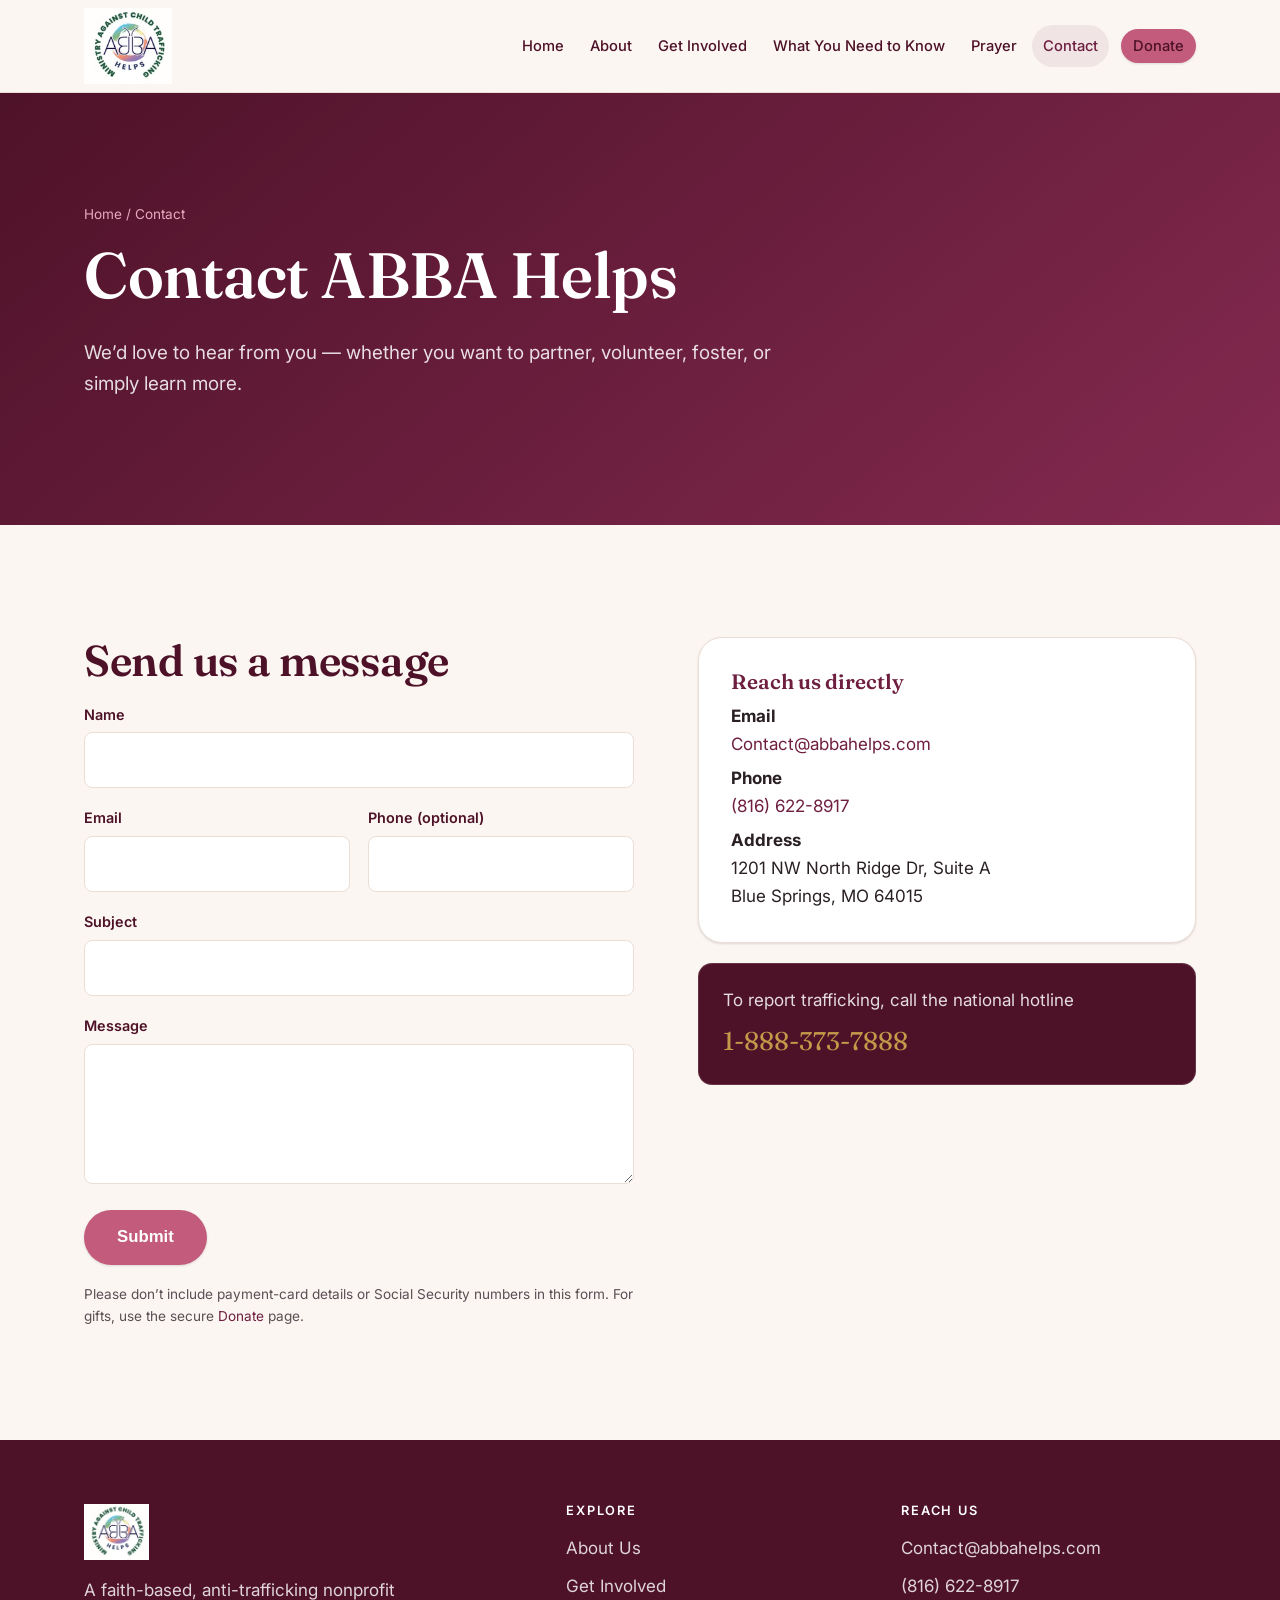
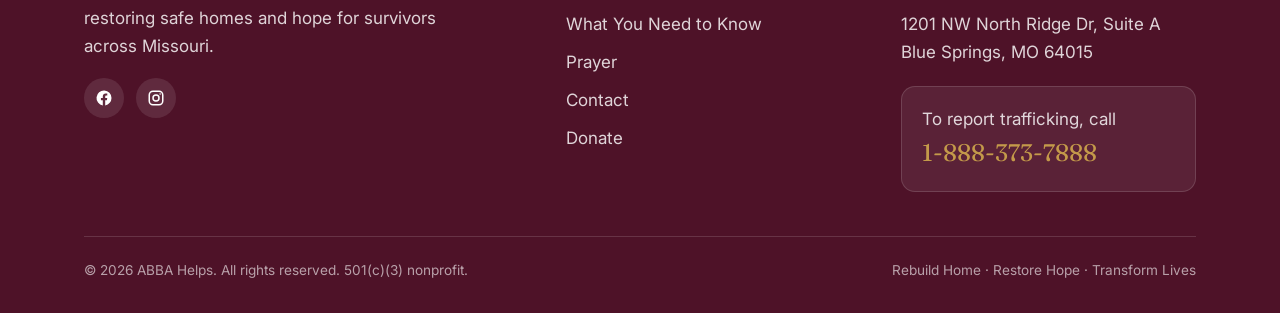
<file: contact.html>
<!DOCTYPE html>
<html lang="en">
<head>
<meta charset="UTF-8" />
<meta name="viewport" content="width=device-width, initial-scale=1" />
<title>Contact | ABBA Helps</title>
<meta name="description" content="Get in touch with ABBA Helps in Blue Springs, Missouri." />
<link rel="preconnect" href="https://fonts.googleapis.com" />
<link rel="preconnect" href="https://fonts.gstatic.com" crossorigin />
<link href="https://fonts.googleapis.com/css2?family=Fraunces:ital,opsz,wght@0,9..144,400;0,9..144,500;0,9..144,600;1,9..144,500&family=Inter:wght@400;500;600;700&display=swap" rel="stylesheet" />
<link rel="stylesheet" href="styles.css?v=7" />
</head>
<body>
<header class="site-header">
  <div class="container nav">
    <a href="index.html" class="brand" aria-label="ABBA Helps home">
      <img class="brand-logo" src="ABBA%20Logo.png" alt="ABBA Helps — Ministry Against Child Trafficking logo" />
    </a>
    <button class="nav-toggle" aria-label="Open menu" aria-expanded="false"><span></span><span></span><span></span></button>
    <ul class="nav-links">
      <li><a href="index.html">Home</a></li>
      <li><a href="about.html">About</a></li>
      <li><a href="get-involved.html">Get Involved</a></li>
      <li><a href="what-you-need-to-know.html">What You Need to Know</a></li>
      <li><a href="prayer.html">Prayer</a></li>
      <li><a href="contact.html" class="active">Contact</a></li>
      <li class="nav-cta"><a class="btn btn--accent" href="donate.html">Donate</a></li>
    </ul>
  </div>
</header>
<main>
<section class="page-head">
  <div class="container">
    <div class="breadcrumb"><a href="index.html">Home</a> / Contact</div>
    <h1>Contact ABBA Helps</h1>
    <p class="lead measure">We&rsquo;d love to hear from you &mdash; whether you want to partner, volunteer, foster, or simply learn more.</p>
  </div>
</section>

<section class="section">
  <div class="container split" style="align-items:flex-start">
    <div class="reveal">
      <h2>Send us a message</h2>
      <!-- SECURE FORM: create a free form at https://formspree.io and replace YOUR_FORM_ID -->
      <form class="form" action="https://formspree.io/f/YOUR_FORM_ID" method="POST">
        <div class="field"><label for="name">Name</label><input id="name" name="name" type="text" autocomplete="name" required /></div>
        <div class="field-row">
          <div class="field"><label for="email">Email</label><input id="email" name="email" type="email" autocomplete="email" required /></div>
          <div class="field"><label for="phone">Phone (optional)</label><input id="phone" name="phone" type="tel" autocomplete="tel" /></div>
        </div>
        <div class="field"><label for="subject">Subject</label><input id="subject" name="subject" type="text" /></div>
        <div class="field"><label for="message">Message</label><textarea id="message" name="message" required></textarea></div>
        <div><button class="btn btn--accent btn--lg" type="submit">Submit</button></div>
        <p style="font-size:.85rem;color:var(--muted);margin:0">Please don&rsquo;t include payment-card details or Social Security numbers in this form. For gifts, use the secure <a href="donate.html">Donate</a> page.</p>
      </form>
    </div>
    <div class="reveal">
      <div class="card">
        <h3>Reach us directly</h3>
        <p style="margin-bottom:6px"><strong>Email</strong><br><a href="mailto:Contact@abbahelps.com">Contact@abbahelps.com</a></p>
        <p style="margin-bottom:6px"><strong>Phone</strong><br><a href="tel:+18166228917">(816) 622-8917</a></p>
        <p style="margin-bottom:0"><strong>Address</strong><br>1201 NW North Ridge Dr, Suite A<br>Blue Springs, MO 64015</p>
      </div>
      <div class="hotline" style="background:var(--maroon-900);color:#fff;margin-top:20px;border-radius:var(--r-md);padding:22px 24px">
        <div style="color:rgba(255,255,255,.85)">To report trafficking, call the national hotline</div>
        <div class="num" style="color:var(--gold-500);font-family:var(--font-display);font-size:1.6rem;margin-top:6px"><a href="tel:+18883737888" style="color:var(--gold-500)">1-888-373-7888</a></div>
      </div>
    </div>
  </div>
</section>
</main>
<footer class="site-footer">
  <div class="container">
    <div class="foot-grid">
      <div>
        <a href="index.html" class="brand" aria-label="ABBA Helps home"><img class="brand-logo" src="ABBA%20Logo.png" alt="ABBA Helps logo" /></a>
        <p style="margin-top:16px;max-width:34ch">A faith-based, anti-trafficking nonprofit restoring safe homes and hope for survivors across Missouri.</p>
        <div class="socials">
          <a href="https://www.facebook.com/abbahelps/" target="_blank" rel="noopener" aria-label="Facebook"><svg width="18" height="18" viewBox="0 0 24 24" fill="currentColor"><path d="M22 12a10 10 0 10-11.6 9.9v-7H7.9V12h2.5V9.8c0-2.5 1.5-3.9 3.8-3.9 1.1 0 2.2.2 2.2.2v2.5h-1.2c-1.2 0-1.6.8-1.6 1.6V12h2.7l-.4 2.9h-2.3v7A10 10 0 0022 12z"/></svg></a>
          <a href="https://www.instagram.com/abbahelps/" target="_blank" rel="noopener" aria-label="Instagram"><svg width="18" height="18" viewBox="0 0 24 24" fill="none" stroke="currentColor" stroke-width="2"><rect x="3" y="3" width="18" height="18" rx="5"/><circle cx="12" cy="12" r="4"/><circle cx="17.5" cy="6.5" r="1" fill="currentColor" stroke="none"/></svg></a>
        </div>
      </div>
      <div>
        <h4>Explore</h4>
        <ul class="foot-links">
          <li><a href="about.html">About Us</a></li>
          <li><a href="get-involved.html">Get Involved</a></li>
          <li><a href="what-you-need-to-know.html">What You Need to Know</a></li>
          <li><a href="prayer.html">Prayer</a></li>
          <li><a href="contact.html">Contact</a></li>
          <li><a href="donate.html">Donate</a></li>
        </ul>
      </div>
      <div>
        <h4>Reach Us</h4>
        <ul class="foot-links">
          <li><a href="mailto:Contact@abbahelps.com">Contact@abbahelps.com</a></li>
          <li><a href="tel:+18166228917">(816) 622-8917</a></li>
          <li>1201 NW North Ridge Dr, Suite A<br>Blue Springs, MO 64015</li>
        </ul>
        <div class="hotline"><div>To report trafficking, call</div><div class="num">1-888-373-7888</div></div>
      </div>
    </div>
    <div class="foot-bottom">
      <span>&copy; <span id="year">2026</span> ABBA Helps. All rights reserved. 501(c)(3) nonprofit.</span>
      <span>Rebuild Home &middot; Restore Hope &middot; Transform Lives</span>
    </div>
  </div>
</footer>
<script src="script.js?v=7"></script>
</body>
</html>
</file>
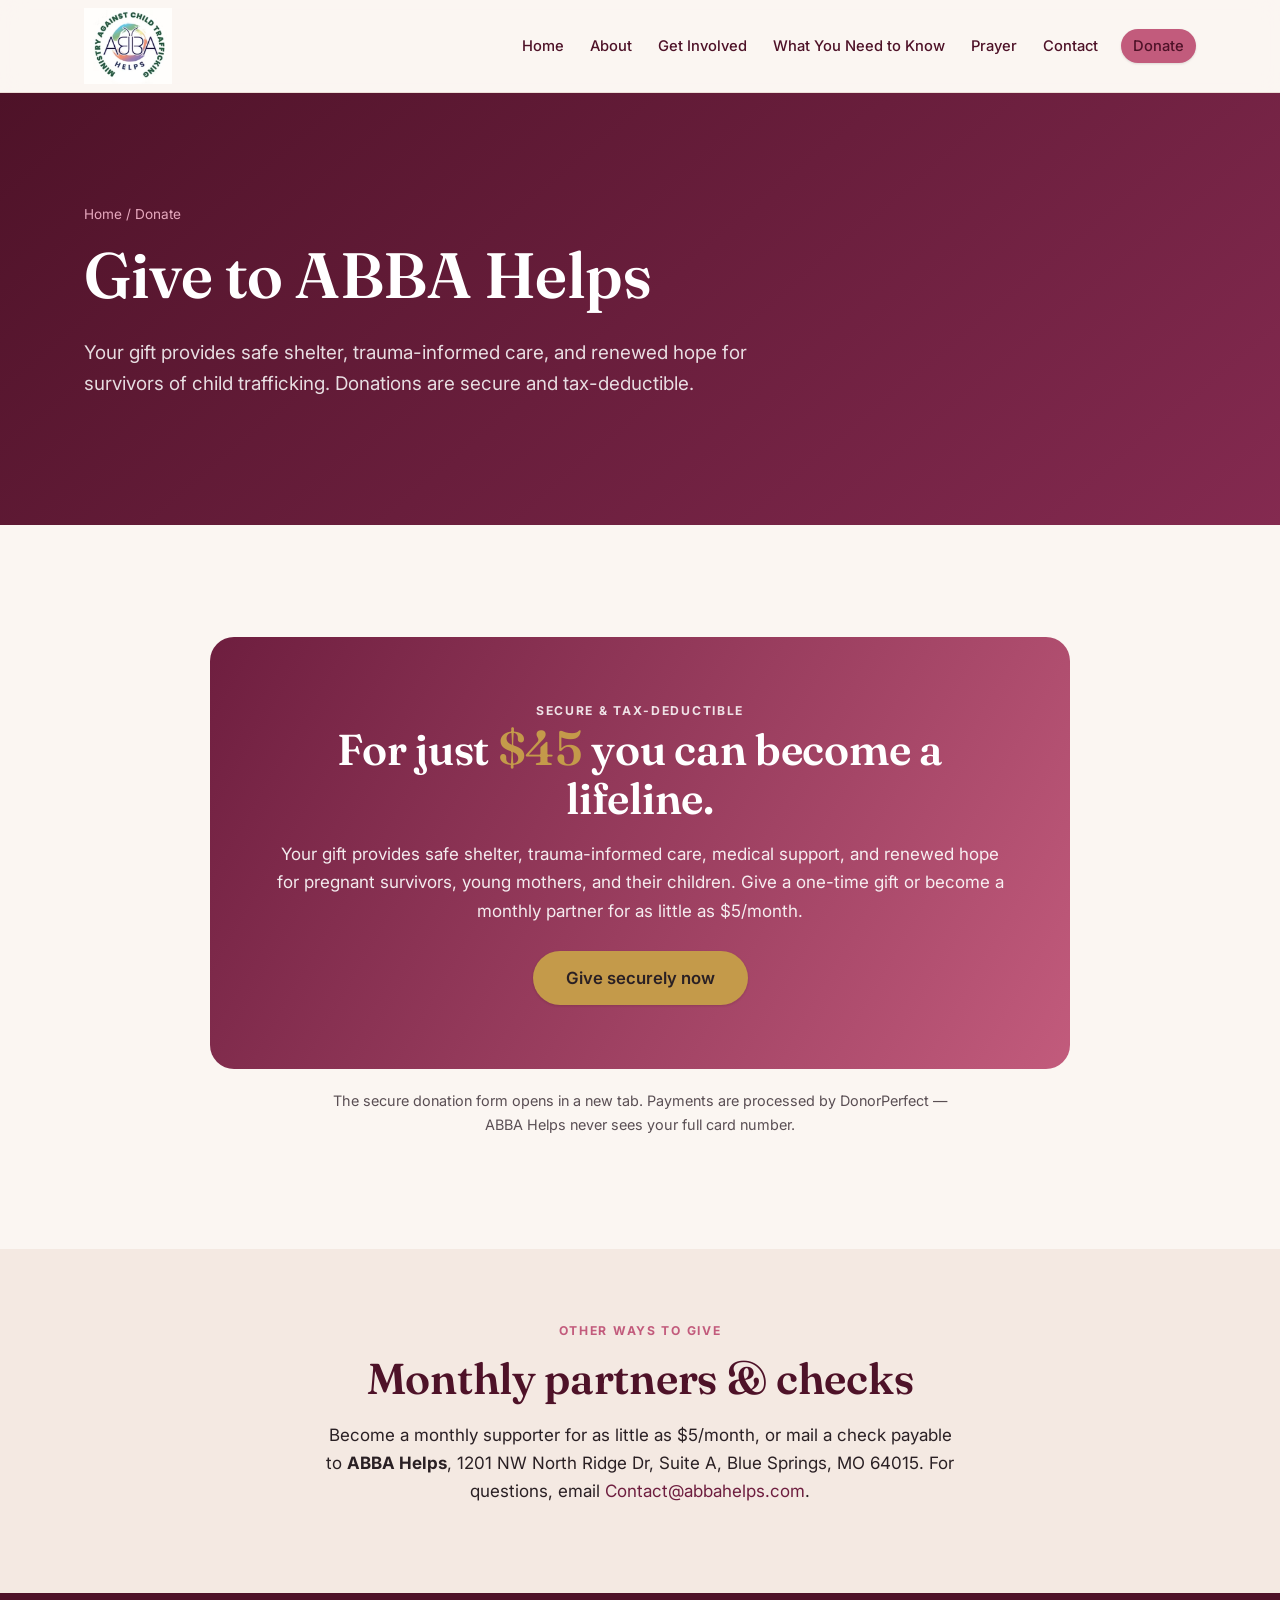
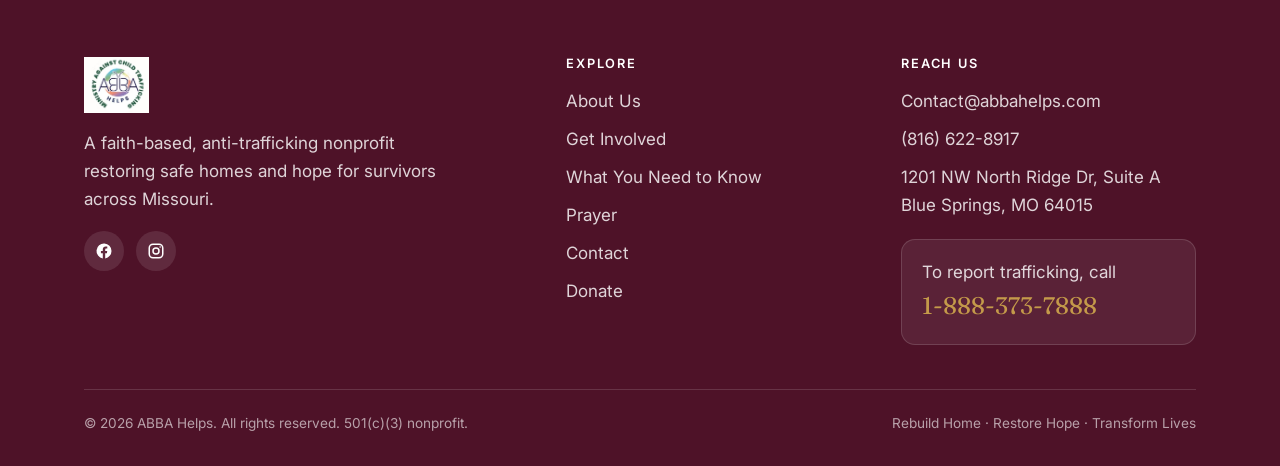
<file: donate.html>
<!DOCTYPE html>
<html lang="en">
<head>
<meta charset="UTF-8" />
<meta name="viewport" content="width=device-width, initial-scale=1" />
<title>Donate | ABBA Helps</title>
<meta name="description" content="Give securely to ABBA Helps. Donations are tax-deductible and support survivors of child trafficking." />
<link rel="preconnect" href="https://fonts.googleapis.com" />
<link rel="preconnect" href="https://fonts.gstatic.com" crossorigin />
<link href="https://fonts.googleapis.com/css2?family=Fraunces:ital,opsz,wght@0,9..144,400;0,9..144,500;0,9..144,600;1,9..144,500&family=Inter:wght@400;500;600;700&display=swap" rel="stylesheet" />
<link rel="stylesheet" href="styles.css?v=7" />
</head>
<body>
<header class="site-header">
  <div class="container nav">
    <a href="index.html" class="brand" aria-label="ABBA Helps home">
      <img class="brand-logo" src="ABBA%20Logo.png" alt="ABBA Helps — Ministry Against Child Trafficking logo" />
    </a>
    <button class="nav-toggle" aria-label="Open menu" aria-expanded="false"><span></span><span></span><span></span></button>
    <ul class="nav-links">
      <li><a href="index.html">Home</a></li>
      <li><a href="about.html">About</a></li>
      <li><a href="get-involved.html">Get Involved</a></li>
      <li><a href="what-you-need-to-know.html">What You Need to Know</a></li>
      <li><a href="prayer.html">Prayer</a></li>
      <li><a href="contact.html">Contact</a></li>
      <li class="nav-cta"><a class="btn btn--accent" href="donate.html">Donate</a></li>
    </ul>
  </div>
</header>
<main>
<section class="page-head">
  <div class="container">
    <div class="breadcrumb"><a href="index.html">Home</a> / Donate</div>
    <h1>Give to ABBA Helps</h1>
    <p class="lead measure">Your gift provides safe shelter, trauma-informed care, and renewed hope for survivors of child trafficking. Donations are secure and tax-deductible.</p>
  </div>
</section>

<section class="section">
  <div class="container">
    <div class="cta-band reveal" style="max-width:860px;margin:0 auto">
      <div class="inner" style="grid-template-columns:1fr;text-align:center">
        <div>
          <p class="eyebrow" style="color:rgba(255,255,255,.85)">Secure &amp; Tax-Deductible</p>
          <h2>For just <span class="price">$45</span> you can become a lifeline.</h2>
          <p>Your gift provides safe shelter, trauma-informed care, medical support, and renewed hope for pregnant survivors, young mothers, and their children. Give a one-time gift or become a monthly partner for as little as $5/month.</p>
          <div class="btn-row" style="justify-content:center;margin-top:26px">
            <a class="btn btn--gold btn--lg" href="https://form-renderer-app.donorperfect.io/give/abba-helps/abba-helps-donate" target="_blank" rel="noopener">Give securely now</a>
          </div>
        </div>
      </div>
    </div>
    <p class="center" style="max-width:620px;margin:20px auto 0;color:var(--muted);font-size:.9rem">
      The secure donation form opens in a new tab. Payments are processed by DonorPerfect &mdash; ABBA Helps never sees your full card number.
    </p>
  </div>
</section>

<section class="section--tight scripture">
  <div class="container center measure">
    <p class="eyebrow">Other Ways to Give</p>
    <h2>Monthly partners &amp; checks</h2>
    <p>Become a monthly supporter for as little as $5/month, or mail a check payable to <strong>ABBA Helps</strong>, 1201 NW North Ridge Dr, Suite A, Blue Springs, MO 64015. For questions, email <a href="mailto:Contact@abbahelps.com">Contact@abbahelps.com</a>.</p>
  </div>
</section>
</main>
<footer class="site-footer">
  <div class="container">
    <div class="foot-grid">
      <div>
        <a href="index.html" class="brand" aria-label="ABBA Helps home"><img class="brand-logo" src="ABBA%20Logo.png" alt="ABBA Helps logo" /></a>
        <p style="margin-top:16px;max-width:34ch">A faith-based, anti-trafficking nonprofit restoring safe homes and hope for survivors across Missouri.</p>
        <div class="socials">
          <a href="https://www.facebook.com/abbahelps/" target="_blank" rel="noopener" aria-label="Facebook"><svg width="18" height="18" viewBox="0 0 24 24" fill="currentColor"><path d="M22 12a10 10 0 10-11.6 9.9v-7H7.9V12h2.5V9.8c0-2.5 1.5-3.9 3.8-3.9 1.1 0 2.2.2 2.2.2v2.5h-1.2c-1.2 0-1.6.8-1.6 1.6V12h2.7l-.4 2.9h-2.3v7A10 10 0 0022 12z"/></svg></a>
          <a href="https://www.instagram.com/abbahelps/" target="_blank" rel="noopener" aria-label="Instagram"><svg width="18" height="18" viewBox="0 0 24 24" fill="none" stroke="currentColor" stroke-width="2"><rect x="3" y="3" width="18" height="18" rx="5"/><circle cx="12" cy="12" r="4"/><circle cx="17.5" cy="6.5" r="1" fill="currentColor" stroke="none"/></svg></a>
        </div>
      </div>
      <div>
        <h4>Explore</h4>
        <ul class="foot-links">
          <li><a href="about.html">About Us</a></li>
          <li><a href="get-involved.html">Get Involved</a></li>
          <li><a href="what-you-need-to-know.html">What You Need to Know</a></li>
          <li><a href="prayer.html">Prayer</a></li>
          <li><a href="contact.html">Contact</a></li>
          <li><a href="donate.html">Donate</a></li>
        </ul>
      </div>
      <div>
        <h4>Reach Us</h4>
        <ul class="foot-links">
          <li><a href="mailto:Contact@abbahelps.com">Contact@abbahelps.com</a></li>
          <li><a href="tel:+18166228917">(816) 622-8917</a></li>
          <li>1201 NW North Ridge Dr, Suite A<br>Blue Springs, MO 64015</li>
        </ul>
        <div class="hotline"><div>To report trafficking, call</div><div class="num">1-888-373-7888</div></div>
      </div>
    </div>
    <div class="foot-bottom">
      <span>&copy; <span id="year">2026</span> ABBA Helps. All rights reserved. 501(c)(3) nonprofit.</span>
      <span>Rebuild Home &middot; Restore Hope &middot; Transform Lives</span>
    </div>
  </div>
</footer>
<script src="script.js?v=7"></script>
</body>
</html>                                                         
</file>
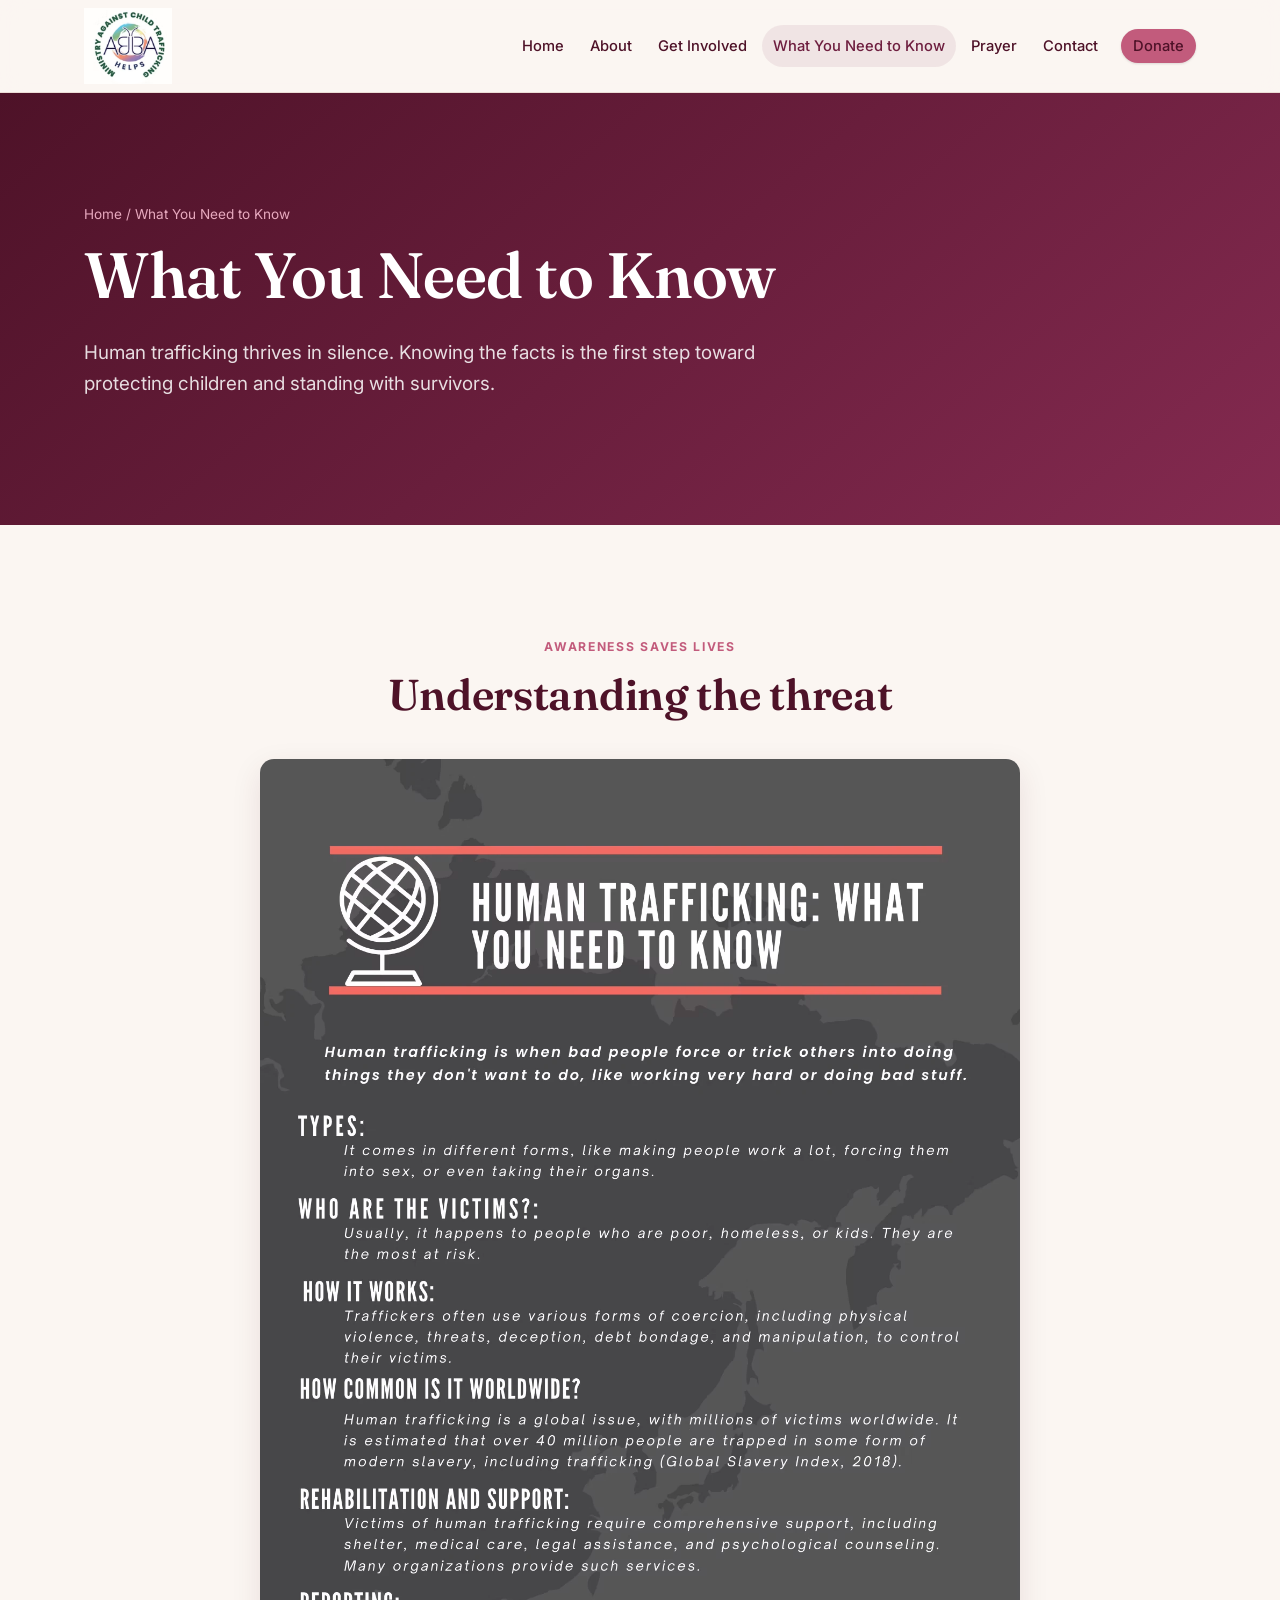
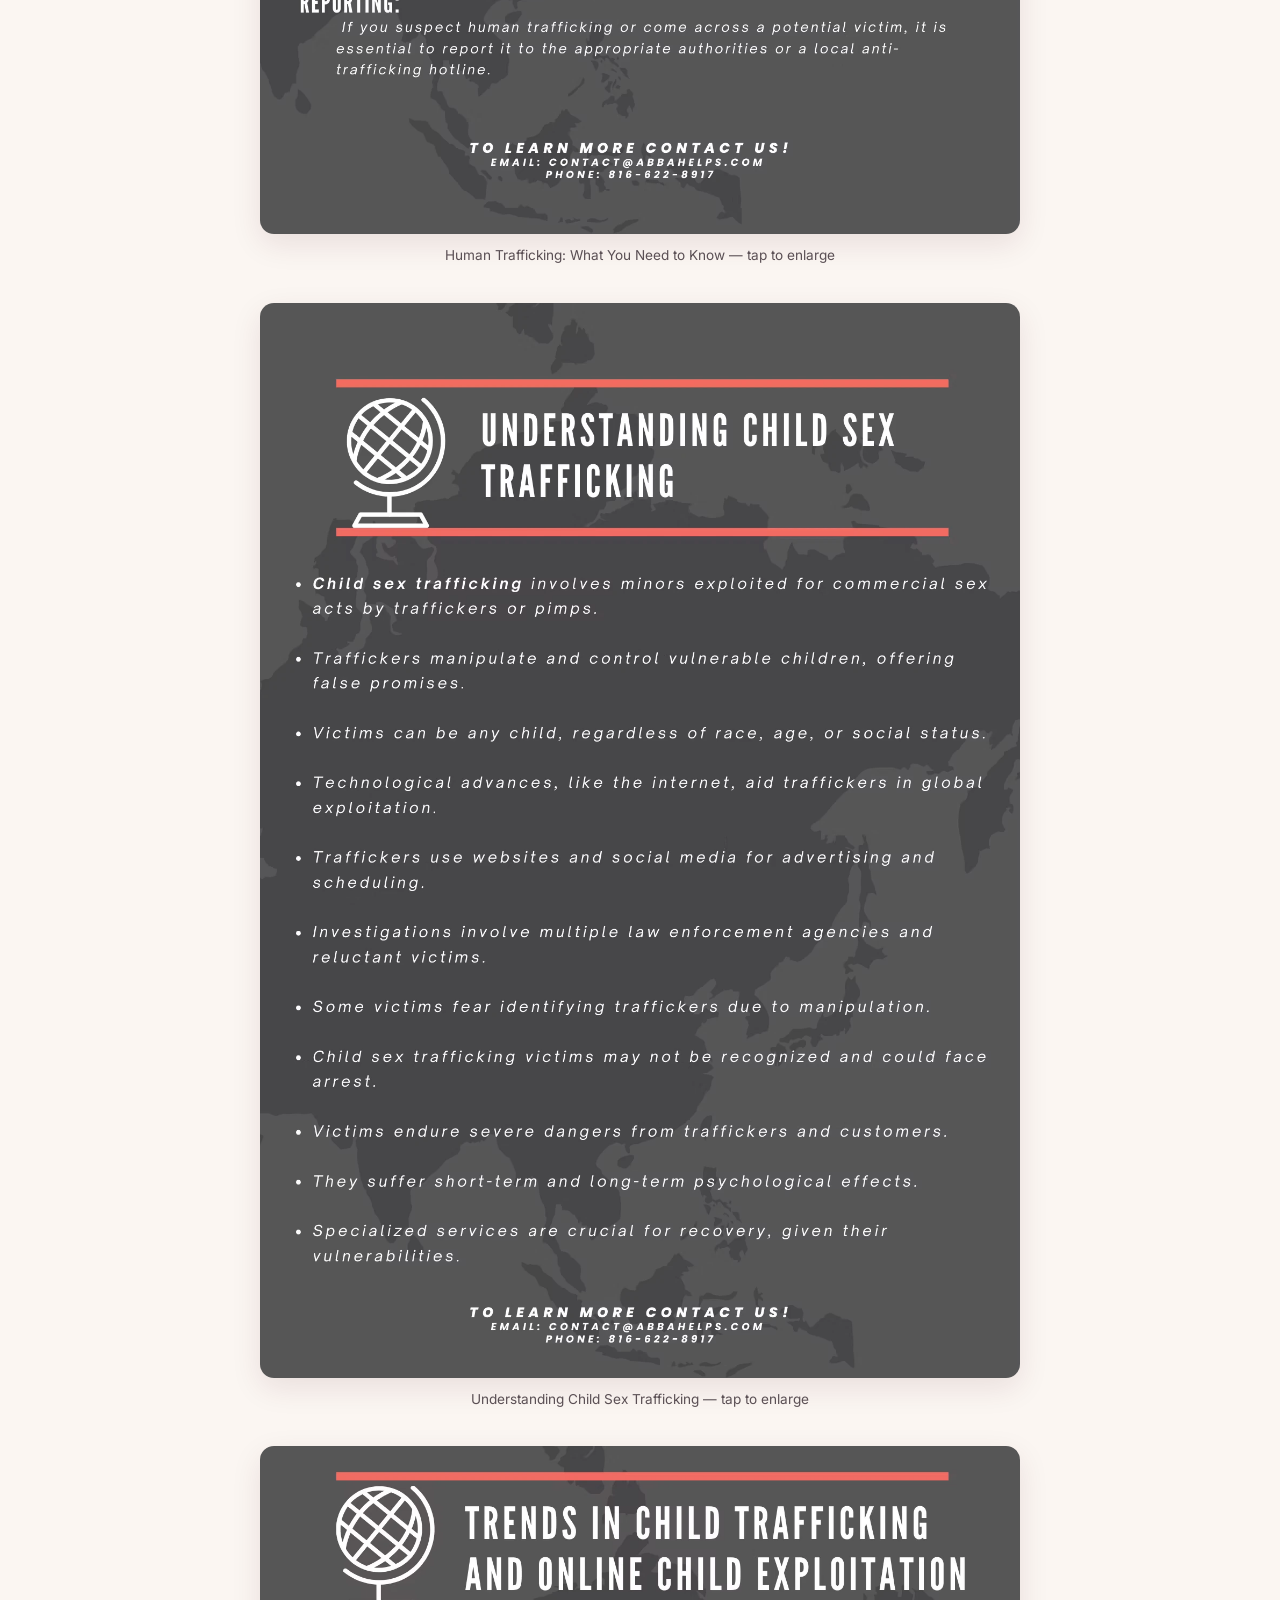
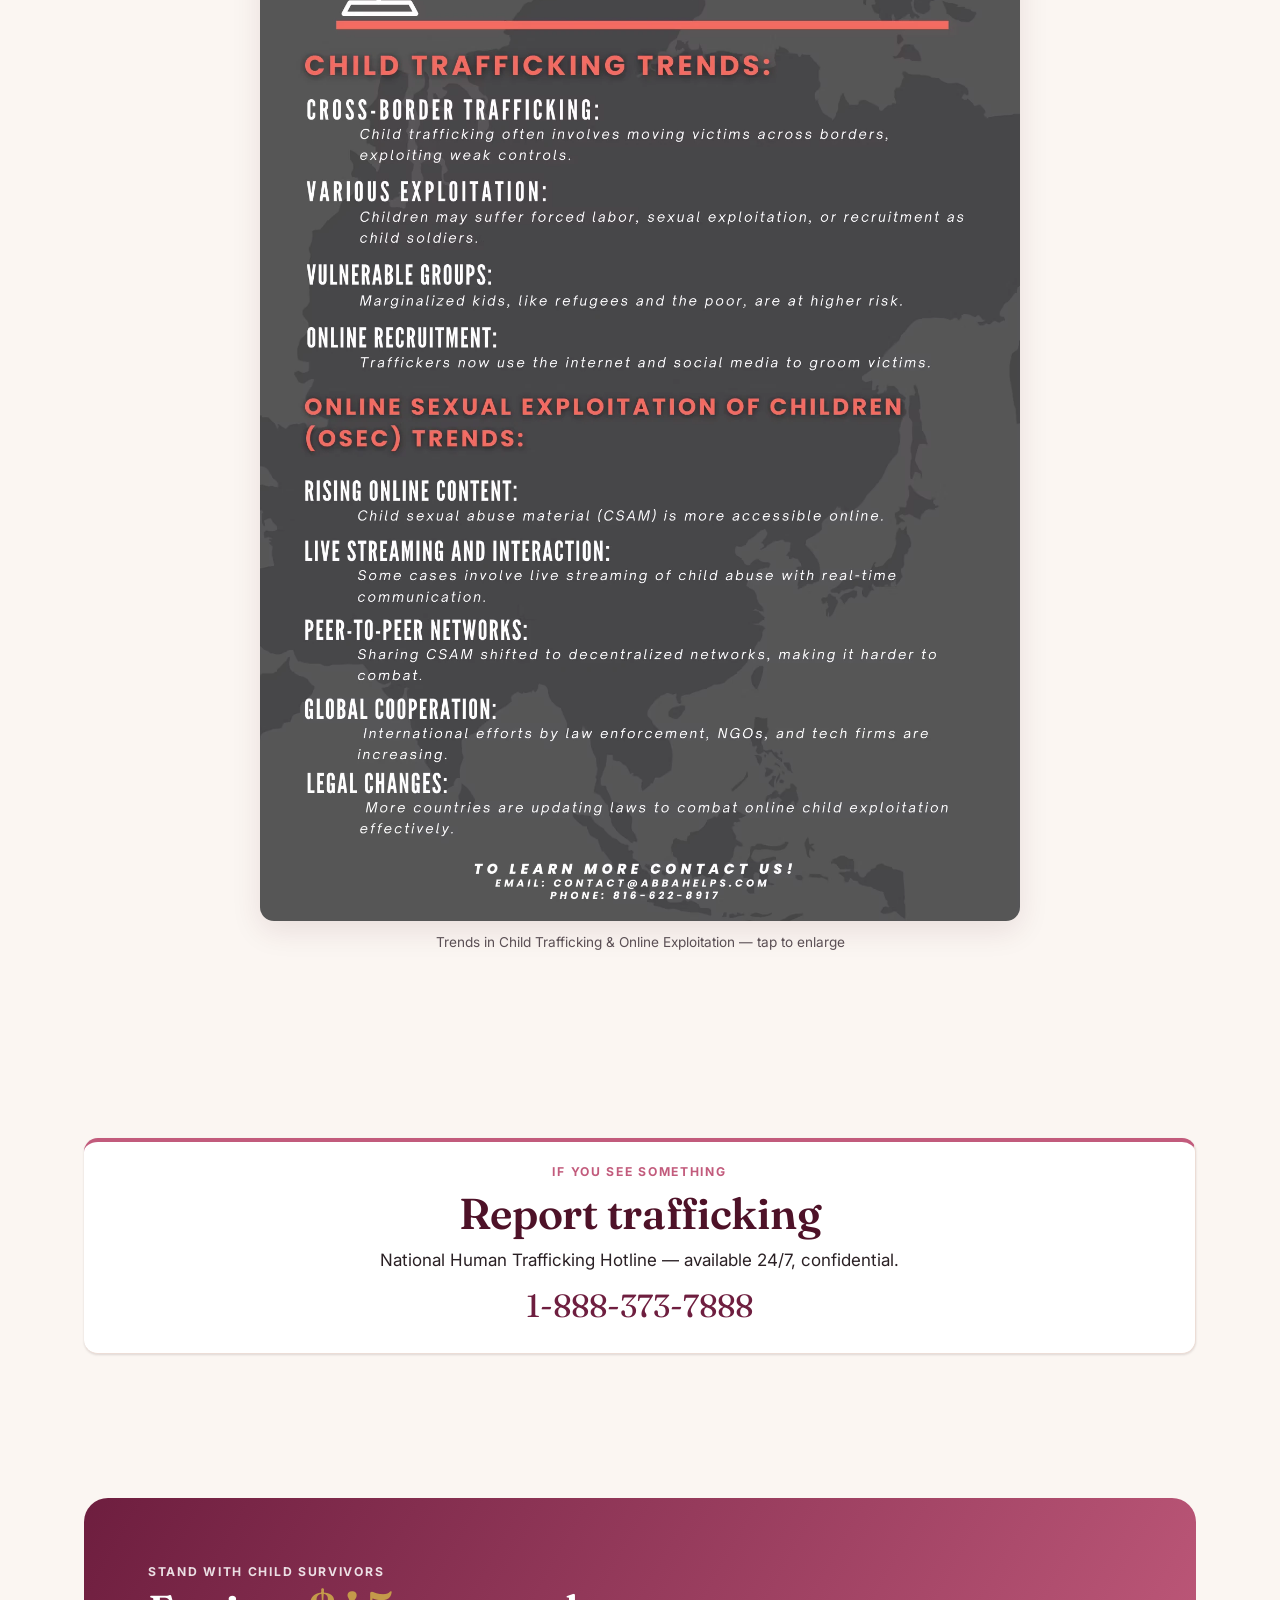
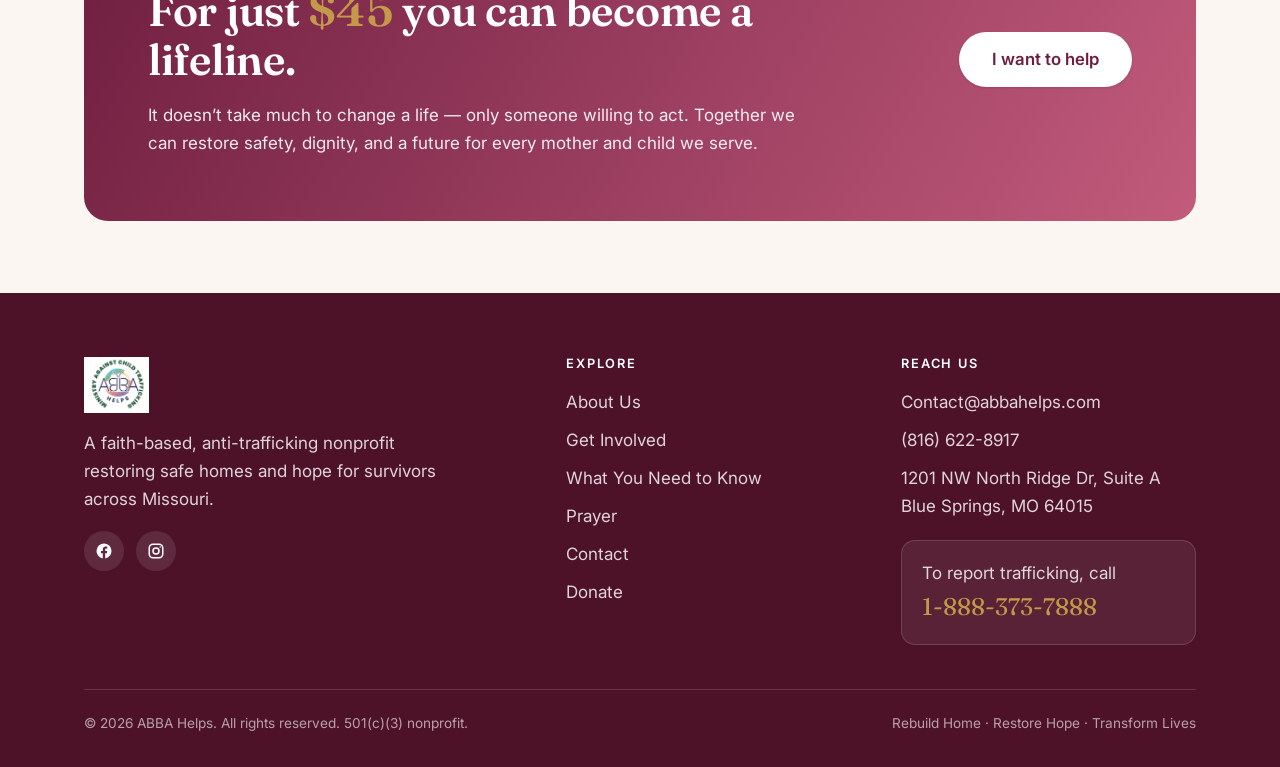
<file: what-you-need-to-know.html>
<!DOCTYPE html>
<html lang="en">
<head>
<meta charset="UTF-8" />
<meta name="viewport" content="width=device-width, initial-scale=1" />
<title>What You Need to Know | ABBA Helps</title>
<meta name="description" content="Human trafficking facts and how to report it. Awareness saves lives." />
<link rel="preconnect" href="https://fonts.googleapis.com" />
<link rel="preconnect" href="https://fonts.gstatic.com" crossorigin />
<link href="https://fonts.googleapis.com/css2?family=Fraunces:ital,opsz,wght@0,9..144,400;0,9..144,500;0,9..144,600;1,9..144,500&family=Inter:wght@400;500;600;700&display=swap" rel="stylesheet" />
<link rel="stylesheet" href="styles.css?v=7" />
</head>
<body>
<header class="site-header">
<div class="container nav">
<a href="index.html" class="brand" aria-label="ABBA Helps home">
<img class="brand-logo" src="ABBA%20Logo.png" alt="ABBA Helps — Ministry Against Child Trafficking logo" />
</a>
<button class="nav-toggle" aria-label="Open menu" aria-expanded="false"><span></span><span></span><span></span></button>
<ul class="nav-links">
<li><a href="index.html">Home</a></li>
<li><a href="about.html">About</a></li>
<li><a href="get-involved.html">Get Involved</a></li>
<li><a href="what-you-need-to-know.html" class="active">What You Need to Know</a></li>
<li><a href="prayer.html">Prayer</a></li>
<li><a href="contact.html">Contact</a></li>
<li class="nav-cta"><a class="btn btn--accent" href="donate.html">Donate</a></li>
</ul>
</div>
</header>
<main>
<section class="page-head">
<div class="container">
<div class="breadcrumb"><a href="index.html">Home</a> / What You Need to Know</div>
<h1>What You Need to Know</h1>
<p class="lead measure">Human trafficking thrives in silence. Knowing the facts is the first step toward protecting children and standing with survivors.</p>
</div>
</section>

<section class="section">
<div class="container">
<div class="center measure" style="margin-bottom:40px">
<p class="eyebrow">Awareness Saves Lives</p>
<h2>Understanding the threat</h2>
</div>
<div class="infographics reveal">
<figure><a href="infographic-1.webp" target="_blank" rel="noopener"><img src="infographic-1.webp" alt="Human trafficking facts infographic" loading="lazy" /></a><figcaption>Human Trafficking: What You Need to Know &mdash; tap to enlarge</figcaption></figure>
<figure><a href="infographic-2.webp" target="_blank" rel="noopener"><img src="infographic-2.webp" alt="Child sex trafficking facts infographic" loading="lazy" /></a><figcaption>Understanding Child Sex Trafficking &mdash; tap to enlarge</figcaption></figure>
<figure><a href="infographic-3.webp" target="_blank" rel="noopener"><img src="infographic-3.webp" alt="Online child exploitation facts infographic" loading="lazy" /></a><figcaption>Trends in Child Trafficking &amp; Online Exploitation &mdash; tap to enlarge</figcaption></figure>
</div>
</div>
</section>

<section class="section--tight">
<div class="container">
<div class="notice reveal" style="text-align:center;border-left:none;border-top:4px solid var(--accent)">
<p class="eyebrow" style="margin-bottom:8px">If you see something</p>
<h2 style="margin-bottom:8px">Report trafficking</h2>
<p style="margin-bottom:6px">National Human Trafficking Hotline &mdash; available 24/7, confidential.</p>
<p style="font-family:var(--font-display);font-size:2rem;color:var(--maroon-700);margin:0"><a href="tel:+18883737888">1-888-373-7888</a></p>
</div>
</div>
</section>

<section class="section--tight">
<div class="container">
<div class="cta-band reveal"><div class="inner">
<div>
<p class="eyebrow" style="color:rgba(255,255,255,.85)">Stand with child survivors</p>
<h2>For just <span class="price">$45</span> you can become a lifeline.</h2>
<p>It doesn&rsquo;t take much to change a life &mdash; only someone willing to act. Together we can restore safety, dignity, and a future for every mother and child we serve.</p>
</div>
<div class="btn-row" style="justify-content:flex-end">
<a class="btn btn--light btn--lg" href="donate.html">I want to help</a>
</div>
</div></div>
</div>
</section></main>
<footer class="site-footer">
<div class="container">
<div class="foot-grid">
<div>
<a href="index.html" class="brand" aria-label="ABBA Helps home"><img class="brand-logo" src="ABBA%20Logo.png" alt="ABBA Helps logo" /></a>
<p style="margin-top:16px;max-width:34ch">A faith-based, anti-trafficking nonprofit restoring safe homes and hope for survivors across Missouri.</p>
<div class="socials">
<a href="https://www.facebook.com/abbahelps/" target="_blank" rel="noopener" aria-label="Facebook"><svg width="18" height="18" viewBox="0 0 24 24" fill="currentColor"><path d="M22 12a10 10 0 10-11.6 9.9v-7H7.9V12h2.5V9.8c0-2.5 1.5-3.9 3.8-3.9 1.1 0 2.2.2 2.2.2v2.5h-1.2c-1.2 0-1.6.8-1.6 1.6V12h2.7l-.4 2.9h-2.3v7A10 10 0 0022 12z"/></svg></a>
<a href="https://www.instagram.com/abbahelps/" target="_blank" rel="noopener" aria-label="Instagram"><svg width="18" height="18" viewBox="0 0 24 24" fill="none" stroke="currentColor" stroke-width="2"><rect x="3" y="3" width="18" height="18" rx="5"/><circle cx="12" cy="12" r="4"/><circle cx="17.5" cy="6.5" r="1" fill="currentColor" stroke="none"/></svg></a>
</div>
</div>
<div>
<h4>Explore</h4>
<ul class="foot-links">
<li><a href="about.html">About Us</a></li>
<li><a href="get-involved.html">Get Involved</a></li>
<li><a href="what-you-need-to-know.html">What You Need to Know</a></li>
<li><a href="prayer.html">Prayer</a></li>
<li><a href="contact.html">Contact</a></li>
<li><a href="donate.html">Donate</a></li>
</ul>
</div>
<div>
<h4>Reach Us</h4>
<ul class="foot-links">
<li><a href="mailto:Contact@abbahelps.com">Contact@abbahelps.com</a></li>
<li><a href="tel:+18166228917">(816) 622-8917</a></li>
<li>1201 NW North Ridge Dr, Suite A<br>Blue Springs, MO 64015</li>
</ul>
<div class="hotline"><div>To report trafficking, call</div><div class="num">1-888-373-7888</div></div>
</div>
</div>
<div class="foot-bottom">
<span>&copy; <span id="year">2026</span> ABBA Helps. All rights reserved. 501(c)(3) nonprofit.</span>
<span>Rebuild Home &middot; Restore Hope &middot; Transform Lives</span>
</div>
</div>
</footer>
<script src="script.js?v=7"></script>
</body>
</html>
</file>
<file: styles.css>
/* =====================================================================
   ABBA Helps — Design System
   A single shared stylesheet for the whole site. Edit tokens here and
   the change ripples everywhere. No build step required.
   ===================================================================== */

/* ----- Design tokens ------------------------------------------------ */
:root {
  /* Brand */
  --maroon-900: #4E1228;
  --maroon-700: #6E1E3F;
  --maroon-600: #842A50;
  --rose-500:  #C25B7C;
  --rose-300:  #E7A9BE;
  --gold-500:  #C49A4A;

  /* Neutrals */
  --ink:       #2A2024;
  --ink-soft:  #5A4F54;
  --cream:     #FBF6F2;
  --cream-2:   #F4E9E2;
  --white:     #ffffff;
  --line:      #ECDDD6;

  /* Semantic */
  --bg:        var(--cream);
  --surface:   var(--white);
  --text:      var(--ink);
  --muted:     var(--ink-soft);
  --primary:   var(--maroon-700);
  --accent:    var(--rose-500);

  /* Type */
  --font-display: "Fraunces", Georgia, "Times New Roman", serif;
  --font-body: "Inter", -apple-system, BlinkMacSystemFont, "Segoe UI", Roboto, sans-serif;

  /* Spacing scale */
  --s-1: 4px;  --s-2: 8px;  --s-3: 12px; --s-4: 16px; --s-5: 24px;
  --s-6: 32px; --s-7: 48px; --s-8: 64px; --s-9: 96px; --s-10: 128px;

  /* Radius / shadow / motion */
  --r-sm: 8px; --r-md: 14px; --r-lg: 24px; --r-pill: 999px;
  --shadow-sm: 0 1px 3px rgba(40,20,30,.08), 0 1px 2px rgba(40,20,30,.06);
  --shadow-md: 0 10px 30px rgba(78,18,40,.10);
  --shadow-lg: 0 24px 60px rgba(78,18,40,.16);
  --ease: cubic-bezier(.22,.61,.36,1);
  --maxw: 1160px;
}

/* ----- Reset -------------------------------------------------------- */
*,*::before,*::after { box-sizing: border-box; }
html { scroll-behavior: smooth; -webkit-text-size-adjust: 100%; }
body {
  margin: 0;
  font-family: var(--font-body);
  color: var(--text);
  background: var(--bg);
  line-height: 1.65;
  font-size: 17px;
  -webkit-font-smoothing: antialiased;
}
img { max-width: 100%; display: block; }
a { color: var(--primary); text-decoration: none; }
a:hover { color: var(--accent); }
h1,h2,h3,h4 { font-family: var(--font-display); color: var(--maroon-900); line-height: 1.12; font-weight: 600; margin: 0 0 .4em; }
h1 { font-size: clamp(2.4rem, 5vw, 4rem); letter-spacing: -.5px; }
h2 { font-size: clamp(1.8rem, 3.4vw, 2.7rem); letter-spacing: -.3px; }
h3 { font-size: 1.3rem; }
p  { margin: 0 0 1rem; }
.lead { font-size: 1.18rem; color: var(--muted); }

/* ----- Layout helpers ---------------------------------------------- */
.container { width: 100%; max-width: var(--maxw); margin-inline: auto; padding-inline: 24px; }
.section { padding-block: clamp(56px, 9vw, 112px); }
.section--tight { padding-block: clamp(40px, 6vw, 72px); }
.eyebrow {
  font-family: var(--font-body); font-weight: 700; letter-spacing: .14em;
  text-transform: uppercase; font-size: .76rem; color: var(--accent); margin-bottom: 14px;
}
.center { text-align: center; }
.measure { max-width: 62ch; }
.center.measure { margin-inline: auto; }

/* ----- Buttons ------------------------------------------------------ */
.btn {
  --btn-bg: var(--primary); --btn-fg: #fff;
  display: inline-flex; align-items: center; gap: 10px;
  background: var(--btn-bg); color: var(--btn-fg);
  font-weight: 600; font-size: 1rem; line-height: 1;
  padding: 15px 26px; border-radius: var(--r-pill);
  border: 1px solid transparent; cursor: pointer;
  transition: transform .25s var(--ease), box-shadow .25s var(--ease), background .2s var(--ease);
  box-shadow: var(--shadow-sm);
}
.btn:hover { transform: translateY(-2px); box-shadow: var(--shadow-md); color: #fff; }
.btn:active { transform: translateY(0); }
.btn--accent { --btn-bg: var(--accent); }
.btn--gold   { --btn-bg: var(--gold-500); --btn-fg: #2A2024; }
.btn--ghost  {
  --btn-bg: transparent; --btn-fg: var(--maroon-900);
  border-color: rgba(78,18,40,.25); box-shadow: none;
}
.btn--ghost:hover { background: rgba(110,30,63,.06); color: var(--maroon-900); }
.btn--light { --btn-bg: #fff; --btn-fg: var(--maroon-700); }
.btn--lg { padding: 18px 32px; font-size: 1.05rem; }
.btn-row { display: flex; flex-wrap: wrap; gap: 14px; }

/* ----- Header / nav ------------------------------------------------- */
.site-header {
  position: sticky; top: 0; z-index: 50;
  background: rgba(251,246,242,.82);
  backdrop-filter: saturate(140%) blur(12px);
  border-bottom: 1px solid var(--line);
}
.nav { display: flex; align-items: center; justify-content: space-between; height: 92px; }
.brand { display: flex; align-items: center; gap: 12px; font-family: var(--font-display); font-weight: 600; font-size: 1.25rem; color: var(--maroon-900); }
.brand .mark {
  width: 42px; height: 42px; border-radius: 50%; flex: 0 0 auto;
  display: grid; place-items: center; color: #fff; font-weight: 700;
  background: radial-gradient(circle at 30% 25%, var(--rose-500), var(--maroon-700));
  box-shadow: var(--shadow-sm); font-family: var(--font-display); font-size: 1.1rem;
}
.brand small { display:block; font-family: var(--font-body); font-weight: 600; font-size: .62rem; letter-spacing: .18em; text-transform: uppercase; color: var(--accent); margin-top: 2px; }
.nav-links { display: flex; align-items: center; gap: 4px; list-style: none; margin: 0; padding: 0; }
.nav-links a {
  display: inline-block; padding: 10px 14px; border-radius: var(--r-pill);
  color: var(--maroon-900); font-weight: 500; font-size: .96rem; transition: background .2s;
}
.nav-links a:hover, .nav-links a.active { background: rgba(110,30,63,.08); color: var(--maroon-700); }
.nav-cta { margin-left: 8px; }
.nav-toggle { display: none; background: none; border: 0; cursor: pointer; padding: 10px; }
.nav-toggle span { display: block; width: 24px; height: 2px; background: var(--maroon-900); margin: 5px 0; transition: .3s; }

/* ----- Hero --------------------------------------------------------- */
.hero { position: relative; overflow: hidden; color: #fff; isolation: isolate; }
.hero::before {
  content: ""; position: absolute; inset: 0; z-index: -2;
  background:
    radial-gradient(1200px 600px at 80% -10%, rgba(196,154,74,.35), transparent 60%),
    radial-gradient(900px 700px at 10% 110%, rgba(194,91,124,.45), transparent 55%),
    linear-gradient(140deg, var(--maroon-900) 0%, var(--maroon-700) 55%, var(--maroon-600) 100%);
}
.hero::after { /* subtle texture */
  content: ""; position: absolute; inset: 0; z-index: -1; opacity: .12;
  background-image: radial-gradient(rgba(255,255,255,.6) 1px, transparent 1.4px);
  background-size: 26px 26px;
}
.hero .container { padding-block: clamp(72px, 13vw, 150px); }
.hero h1 { color: #fff; max-width: 16ch; }
.hero .lead { color: rgba(255,255,255,.86); font-size: 1.25rem; max-width: 54ch; }
.hero .eyebrow { color: var(--rose-300); }
.hero-tag {
  display:inline-flex; align-items:center; gap:8px; margin-bottom:22px;
  background: rgba(255,255,255,.12); border:1px solid rgba(255,255,255,.2);
  padding: 7px 16px; border-radius: var(--r-pill); font-size:.85rem; font-weight:600;
}
.hero-tag .dot { width:8px; height:8px; border-radius:50%; background: var(--gold-500); }

/* ----- Cards / grids ------------------------------------------------ */
.grid { display: grid; gap: 24px; }
.grid-3 { grid-template-columns: repeat(3, 1fr); }
.grid-2 { grid-template-columns: repeat(2, 1fr); }
.card {
  background: var(--surface); border: 1px solid var(--line);
  border-radius: var(--r-lg); padding: 32px;
  box-shadow: var(--shadow-sm); transition: transform .3s var(--ease), box-shadow .3s var(--ease);
}
.card:hover { transform: translateY(-4px); box-shadow: var(--shadow-md); }
.card .icon {
  width: 54px; height: 54px; border-radius: 14px; display: grid; place-items: center;
  margin-bottom: 18px; background: linear-gradient(135deg, var(--cream-2), #fff);
  border: 1px solid var(--line); color: var(--maroon-700);
}
.card h3 { color: var(--maroon-700); }

/* Pillars (Rebuild/Restore/Transform) */
.pillar { text-align: center; }
.pillar .num { font-family: var(--font-display); font-size: 2.2rem; color: var(--rose-300); }

/* ----- Stats band --------------------------------------------------- */
.stats { background: var(--maroon-900); color: #fff; }
.stats .grid { grid-template-columns: repeat(4, 1fr); gap: 18px; }
.stat { text-align: center; padding: 14px; }
.stat .big { font-family: var(--font-display); font-size: clamp(2.2rem,4vw,3.2rem); color: var(--gold-500); line-height: 1; }
.stat .lbl { color: rgba(255,255,255,.8); font-size: .95rem; margin-top: 8px; }

/* ----- Split feature ------------------------------------------------ */
.split { display: grid; grid-template-columns: 1.05fr .95fr; gap: clamp(28px,5vw,64px); align-items: center; }
.media {
  border-radius: var(--r-lg); min-height: 340px; box-shadow: var(--shadow-md);
  background:
    radial-gradient(120% 120% at 0% 0%, rgba(196,154,74,.25), transparent 50%),
    linear-gradient(160deg, var(--rose-300), var(--maroon-600));
  position: relative; overflow: hidden; display: grid; place-items: center;
}
.media .ph {
  color: rgba(255,255,255,.85); font-size: .8rem; letter-spacing: .12em; text-transform: uppercase;
  border: 1px dashed rgba(255,255,255,.5); padding: 8px 14px; border-radius: var(--r-pill);
}

/* ----- Scripture quote --------------------------------------------- */
.scripture { background: var(--cream-2); }
.scripture blockquote {
  margin: 0 auto; max-width: 50ch; text-align: center; font-family: var(--font-display);
  font-size: clamp(1.5rem, 3vw, 2.1rem); font-style: italic; color: var(--maroon-700); line-height: 1.35;
}
.scripture cite { display:block; margin-top: 20px; font-family: var(--font-body); font-style: normal; font-weight: 700; letter-spacing:.05em; color: var(--accent); font-size: .95rem; }

/* ----- Donate band -------------------------------------------------- */
.cta-band { position: relative; color: #fff; overflow:hidden; isolation:isolate; border-radius: var(--r-lg); }
.cta-band::before { content:""; position:absolute; inset:0; z-index:-1;
  background: linear-gradient(120deg, var(--maroon-700), var(--rose-500)); }
.cta-band .inner { padding: clamp(36px,6vw,64px); display:grid; grid-template-columns: 1.4fr .6fr; gap: 28px; align-items:center; }
.cta-band h2 { color:#fff; }
.cta-band p { color: rgba(255,255,255,.9); margin-bottom:0; }
.cta-band .price { font-family: var(--font-display); font-size: 3rem; color: var(--gold-500); }

/* ----- Forms -------------------------------------------------------- */
.form { display: grid; gap: 18px; max-width: 620px; }
.field label { display:block; font-weight:600; font-size:.9rem; margin-bottom:6px; color: var(--maroon-900); }
.field input, .field textarea, .field select {
  width:100%; padding:13px 15px; font: inherit; color: var(--ink);
  background:#fff; border:1px solid var(--line); border-radius: var(--r-sm);
  transition: border-color .2s, box-shadow .2s;
}
.field input:focus, .field textarea:focus, .field select:focus {
  outline:none; border-color: var(--accent); box-shadow: 0 0 0 4px rgba(194,91,124,.15);
}
.field textarea { min-height: 140px; resize: vertical; }
.field-row { display:grid; grid-template-columns: 1fr 1fr; gap:18px; }

/* ----- Info / list items ------------------------------------------- */
.checklist { list-style:none; padding:0; margin:0; display:grid; gap:14px; }
.checklist li { display:flex; gap:12px; align-items:flex-start; }
.checklist svg { flex:0 0 auto; margin-top:3px; color: var(--accent); }

/* ----- Notice box --------------------------------------------------- */
.notice { background:#fff; border:1px solid var(--line); border-left:4px solid var(--accent);
  border-radius: var(--r-md); padding: 20px 24px; box-shadow: var(--shadow-sm); }
.notice strong { color: var(--maroon-700); }

/* ----- Footer ------------------------------------------------------- */
.site-footer { background: var(--maroon-900); color: rgba(255,255,255,.82); }
.site-footer .container { padding-block: 64px 32px; }
.foot-grid { display:grid; grid-template-columns: 1.5fr 1fr 1fr; gap: 40px; }
.site-footer h4 { color:#fff; font-family: var(--font-body); font-size: .8rem; letter-spacing:.14em; text-transform:uppercase; margin-bottom:16px; }
.site-footer a { color: rgba(255,255,255,.82); }
.site-footer a:hover { color:#fff; }
.foot-links { list-style:none; padding:0; margin:0; display:grid; gap:10px; }
.socials { display:flex; gap:12px; margin-top:18px; }
.socials a { width:40px; height:40px; border-radius:50%; display:grid; place-items:center; background: rgba(255,255,255,.1); color:#fff; }
.socials a:hover { background: var(--accent); }
.hotline { background: rgba(255,255,255,.07); border:1px solid rgba(255,255,255,.14); border-radius: var(--r-md); padding:18px 20px; margin-top:20px; }
.hotline .num { font-family: var(--font-display); font-size: 1.5rem; color: var(--gold-500); }
.foot-bottom { border-top:1px solid rgba(255,255,255,.14); margin-top:44px; padding-top:22px; display:flex; justify-content:space-between; flex-wrap:wrap; gap:12px; font-size:.85rem; color: rgba(255,255,255,.6); }

/* ----- Page header (interior pages) -------------------------------- */
.page-head { background: linear-gradient(140deg, var(--maroon-900), var(--maroon-600)); color:#fff; }
.page-head .container { padding-block: clamp(56px,9vw,110px); }
.page-head h1 { color:#fff; }
.page-head .lead { color: rgba(255,255,255,.85); }
.breadcrumb { font-size:.85rem; color: var(--rose-300); margin-bottom: 14px; }
.breadcrumb a { color: var(--rose-300); }

/* ----- Reveal-on-scroll -------------------------------------------- */
.reveal { opacity:0; transform: translateY(22px); transition: opacity .7s var(--ease), transform .7s var(--ease); }
.reveal.in { opacity:1; transform:none; }

/* ----- Responsive --------------------------------------------------- */
@media (max-width: 900px) {
  .grid-3 { grid-template-columns: 1fr; }
  .grid-2 { grid-template-columns: 1fr; }
  .stats .grid { grid-template-columns: repeat(2,1fr); }
  .split { grid-template-columns: 1fr; }
  .cta-band .inner { grid-template-columns: 1fr; text-align:center; }
  .cta-band .btn-row { justify-content:center; }
  .foot-grid { grid-template-columns: 1fr; gap:32px; }
  .field-row { grid-template-columns: 1fr; }

  .nav-toggle { display:block; }
  .nav-links {
    position: absolute; top: 92px; left:0; right:0;
    flex-direction: column; align-items: stretch; gap:4px;
    background: var(--cream); border-bottom:1px solid var(--line);
    padding: 14px 24px 22px; box-shadow: var(--shadow-md);
    transform: translateY(-12px); opacity:0; pointer-events:none; transition: .28s var(--ease);
  }
  .nav-links.open { transform:none; opacity:1; pointer-events:auto; }
  .nav-links a { padding: 13px 14px; }
  .nav-cta { margin: 6px 0 0; }
}
@media (max-width: 480px) {
  .stats .grid { grid-template-columns: 1fr; }
  body { font-size: 16px; }
}

@media (prefers-reduced-motion: reduce) {
  * { animation: none !important; transition: none !important; scroll-behavior: auto !important; }
  .reveal { opacity:1; transform:none; }
}

/* =====================================================================
   v2 additions — logo, real imagery, galleries, donate embed, prayer
   ===================================================================== */

/* Real logo in brand */
.brand-logo { height: 76px; width: auto; display: block; }
.brand-text { display:flex; flex-direction:column; line-height:1.05; }
.site-footer .brand-logo { height: 56px; }
@media (max-width: 480px){ .brand-logo { height: 60px; } }

/* Expanded nav — allow wrap / tighten on smaller desktops */
.nav-links a { font-size: .92rem; padding: 9px 11px; }
@media (max-width: 1080px) and (min-width: 901px){
  .nav-links a { padding: 8px 8px; font-size: .86rem; }
}

/* Photographic media (replaces gradient placeholders) */
.split-media { border-radius: var(--r-lg); overflow: hidden; box-shadow: var(--shadow-md); min-height: 320px; }
.split-media img, .feature-img { width: 100%; height: 100%; object-fit: cover; display: block; }
.split-media img { min-height: 320px; }

/* Pillar cards with photo header */
.pillar-photo { border-radius: var(--r-lg); overflow: hidden; box-shadow: var(--shadow-sm); background:#fff; border:1px solid var(--line); transition: transform .3s var(--ease), box-shadow .3s var(--ease); }
.pillar-photo:hover { transform: translateY(-4px); box-shadow: var(--shadow-md); }
.pillar-photo .ph-img { height: 200px; overflow:hidden; }
.pillar-photo .ph-img img { width:100%; height:100%; object-fit:cover; display:block; transition: transform .5s var(--ease); }
.pillar-photo:hover .ph-img img { transform: scale(1.05); }
.pillar-photo .ph-body { padding: 22px 26px 28px; }
.pillar-photo h3 { color: var(--maroon-700); margin-bottom:8px; }

/* Card with image (get involved) */
.card .card-img { margin: -32px -32px 20px; height: 170px; overflow:hidden; border-radius: var(--r-lg) var(--r-lg) 0 0; }
.card .card-img img { width:100%; height:100%; object-fit:cover; display:block; }

/* Certificate / gallery grid */
.cert-grid { display:grid; grid-template-columns: repeat(3,1fr); gap: 22px; }
.cert-grid figure { margin:0; background:#fff; border:1px solid var(--line); border-radius: var(--r-md); padding:14px; box-shadow: var(--shadow-sm); }
.cert-grid img { width:100%; height:auto; border-radius: 6px; display:block; }
.cert-grid figcaption { text-align:center; font-size:.85rem; color: var(--muted); margin-top:10px; }
@media (max-width: 900px){ .cert-grid { grid-template-columns: 1fr; max-width:420px; margin-inline:auto; } }

/* Single featured certificate */
.cert-single { max-width: 680px; margin-inline:auto; }
.cert-single figure { margin:0; background:#fff; border:1px solid var(--line); border-radius: var(--r-md); padding:16px; box-shadow: var(--shadow-md); }
.cert-single img { width:100%; height:auto; border-radius:6px; display:block; }
.cert-single figcaption { text-align:center; font-size:.9rem; color: var(--muted); margin-top:14px; }

/* Infographics (tall portrait awareness graphics) — large & readable */
.infographics { display:grid; grid-template-columns: 1fr; gap: 36px; max-width: 760px; margin-inline:auto; }
.infographics figure { margin:0; }
.infographics a { display:block; border-radius: var(--r-md); overflow:hidden; box-shadow: var(--shadow-md); transition: transform .3s var(--ease), box-shadow .3s var(--ease); }
.infographics a:hover { transform: translateY(-3px); box-shadow: var(--shadow-lg); }
.infographics img { width:100%; height:auto; display:block; }
.infographics figcaption { text-align:center; font-size:.85rem; color: var(--muted); margin-top:10px; }

/* Download buttons row */
.downloads { display:flex; flex-wrap:wrap; gap:14px; margin-top:8px; }

/* Donate embed */
.donate-frame-wrap { background:#fff; border:1px solid var(--line); border-radius: var(--r-lg); box-shadow: var(--shadow-md); padding: 10px; max-width: 720px; margin: 0 auto; }
.donate-frame { width:100%; height: 2600px; border:0; border-radius: var(--r-md); display:block; background:#fff; }

/* Banner image */
.banner-img { width:100%; height: clamp(220px, 34vw, 380px); object-fit:cover; border-radius: var(--r-lg); box-shadow: var(--shadow-md); display:block; }

/* Devotional / prayer prose */
.prose { max-width: 70ch; }
.prose p { margin-bottom: 1rem; }
.prayer-quote { background:#fff; border-left:4px solid var(--accent); border-radius: var(--r-md); padding: 24px 28px; box-shadow: var(--shadow-sm); white-space: pre-line; font-size: 1.02rem; }
.prayer-quote .amen { display:block; margin-top:12px; font-family: var(--font-display); font-style:italic; color: var(--maroon-700); }

/* Event card */
.event-card { display:grid; grid-template-columns: 1fr 1fr; gap: 0; overflow:hidden; border-radius: var(--r-lg); border:1px solid var(--line); box-shadow: var(--shadow-md); background:#fff; }
.event-card .ev-media { min-height: 320px; overflow:hidden; }
.event-card .ev-media img { width:100%; height:100%; object-fit:cover; display:block; }
.event-card .ev-body { padding: clamp(26px,4vw,44px); }
@media (max-width: 800px){ .event-card { grid-template-columns: 1fr; } }
</file>
